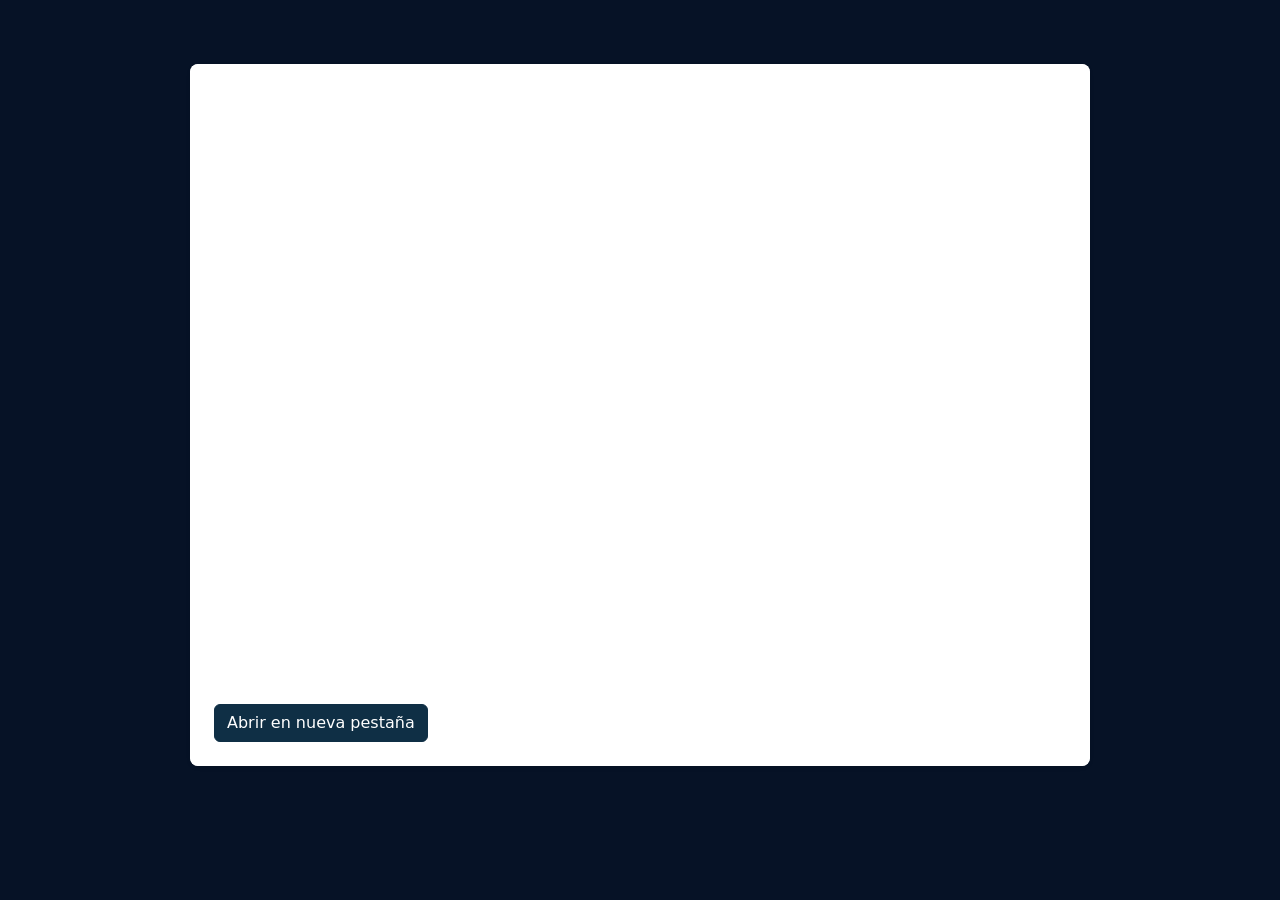
<file: content4.html>
<!DOCTYPE html>
<html lang="es">
<head>
    <meta charset="UTF-8">
    <meta name="viewport" content="width=device-width, initial-scale=1.0">
    <title>Descargar - CV Diana Jiménez</title>
    <link href="https://cdn.jsdelivr.net/npm/bootstrap@5.3.3/dist/css/bootstrap.min.css" rel="stylesheet">
    <link rel="stylesheet" href="CSS/styles.css">
</head>
<body class="cover-letter-page">
    <main class="container">
        <article class="mx-auto" style="max-width:900px;">
            <div class="card shadow-sm border-0 rounded-3 overflow-hidden">
                <div class="card-body p-4 bg-white rounded-3">
                    

                    <div class="mb-3" style="height:600px;">
                        <!-- Intentamos incrustar el PDF; si el navegador no lo soporta, el enlace de descarga seguirá disponible -->
                        <iframe src="Document/Curriculum_Vitae_Diana_Jiménez.pdf" title="CV Diana Jiménez" class="w-100 h-100" style="border:0;"></iframe>
                    </div>

                    <div class="d-flex justify-content-between align-items-center">
                        <a class="btn btn-primary" href="Document/Curriculum_Vitae_Diana_Jiménez.pdf" target="_blank">Abrir en nueva pestaña</a>
                    </div>
                </div>
            </div>
        </article>
    </main>

    <script>
        // Notificar altura al padre
        function sendHeight() {
            try {
                var body = document.body, html = document.documentElement;
                var height = Math.max(body.scrollHeight, body.offsetHeight, html.clientHeight, html.scrollHeight, html.offsetHeight);
                parent.postMessage({ type: 'contentHeight', height: height }, '*');
            } catch (e) {}
        }
        window.addEventListener('load', sendHeight);
        window.addEventListener('resize', sendHeight);
        setTimeout(sendHeight, 300);
    </script>
</body>
</html>
</file>
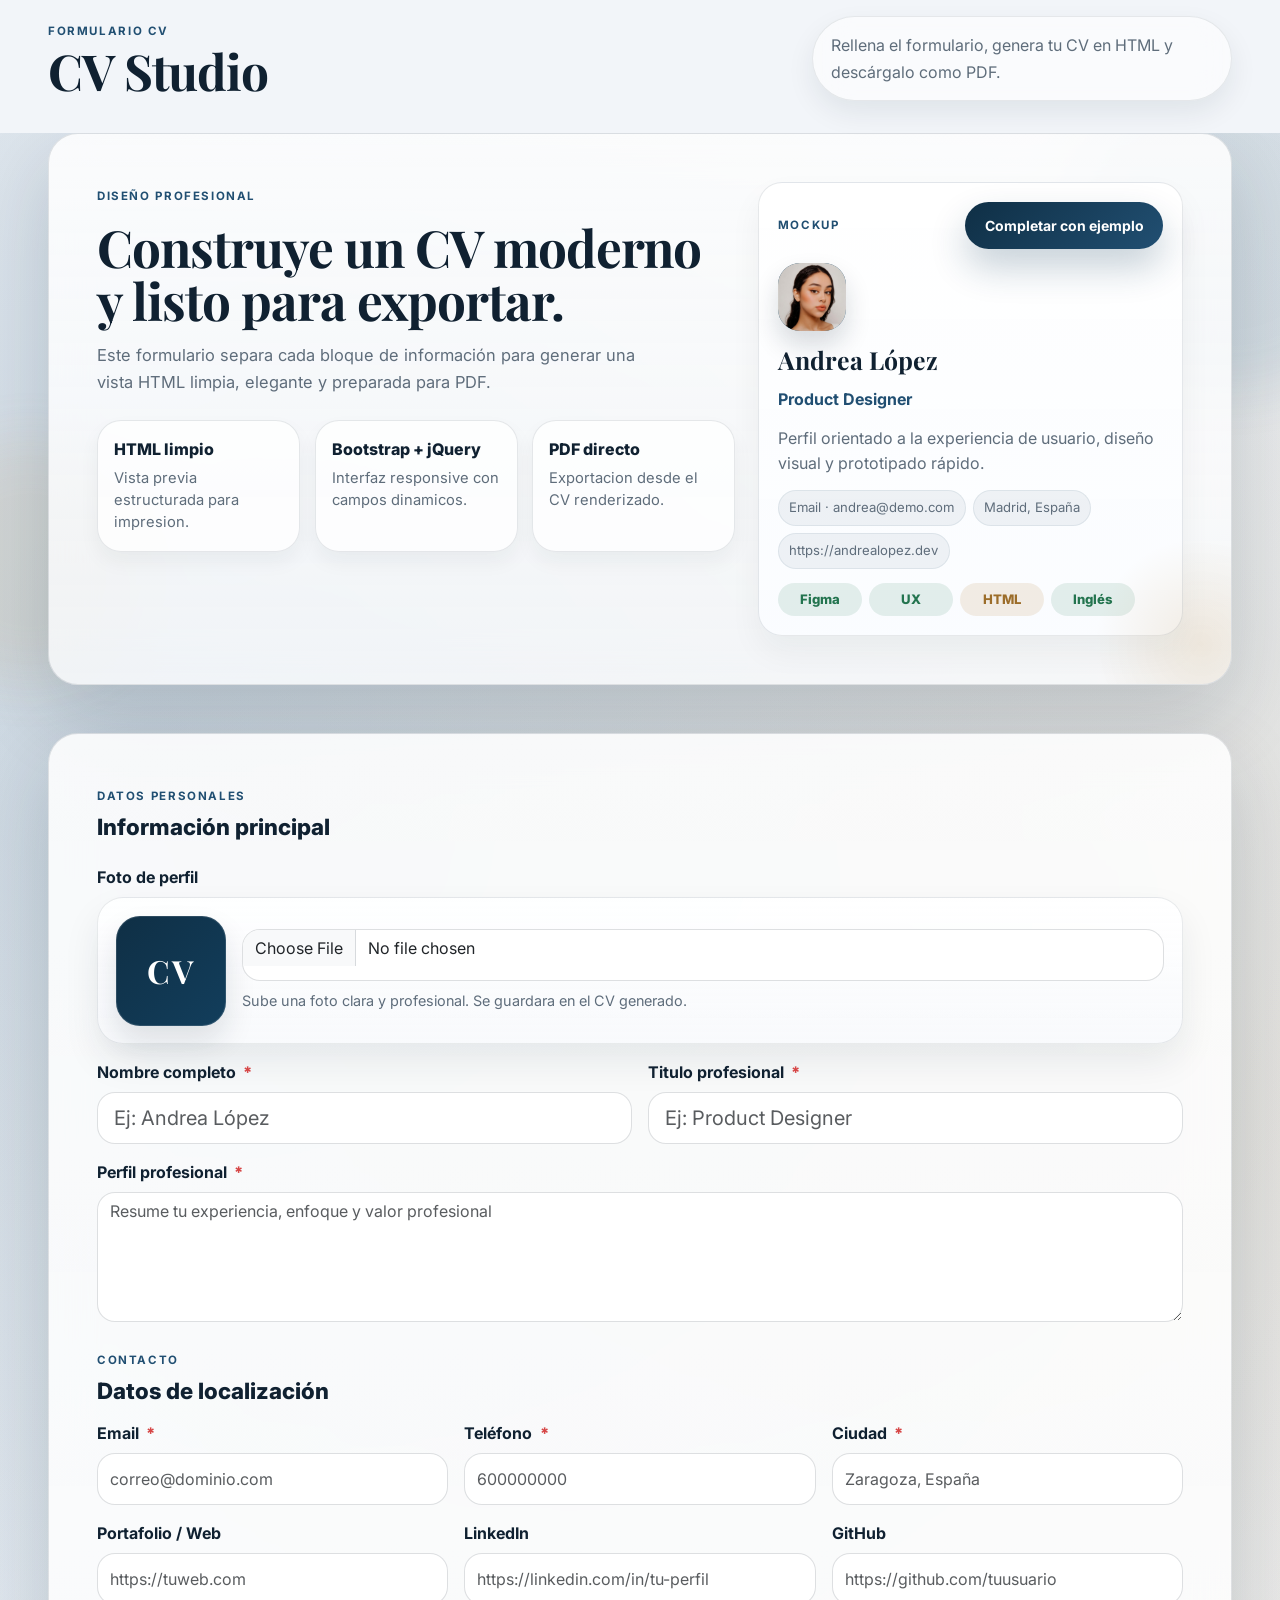
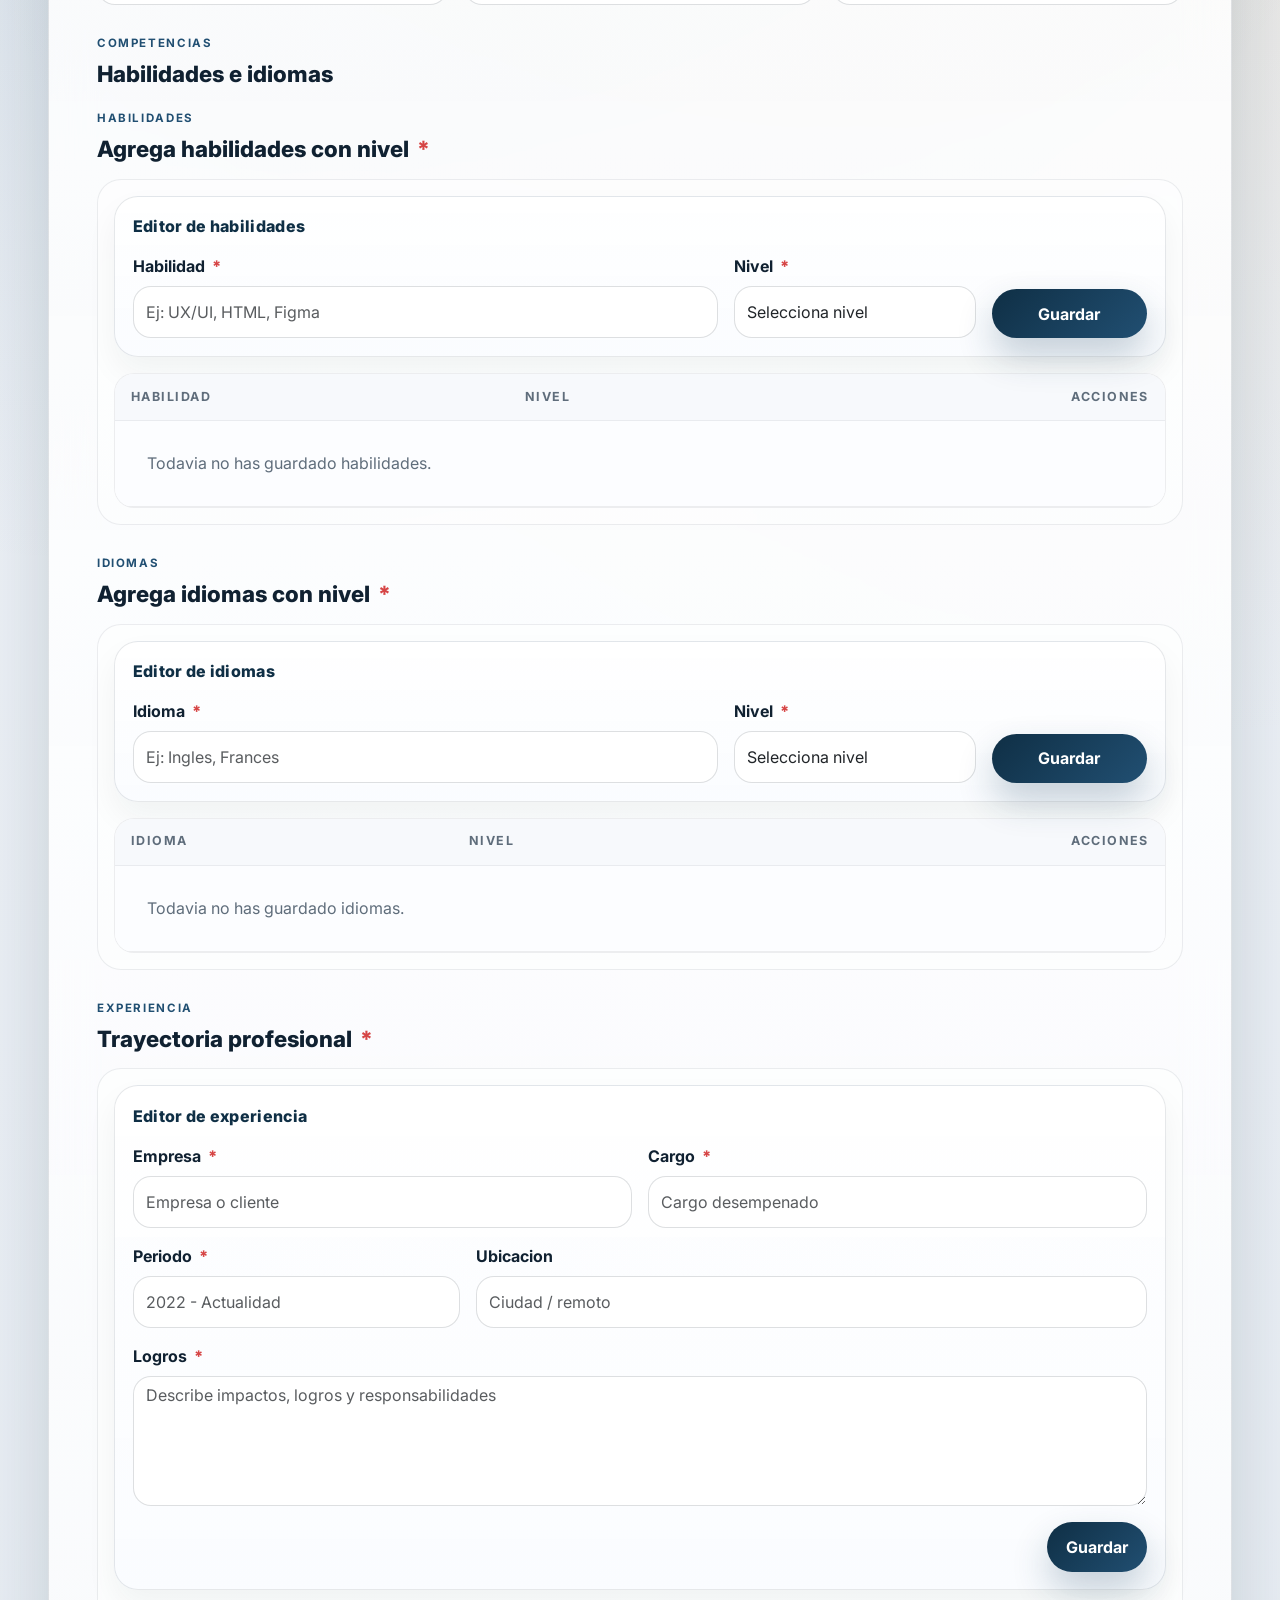
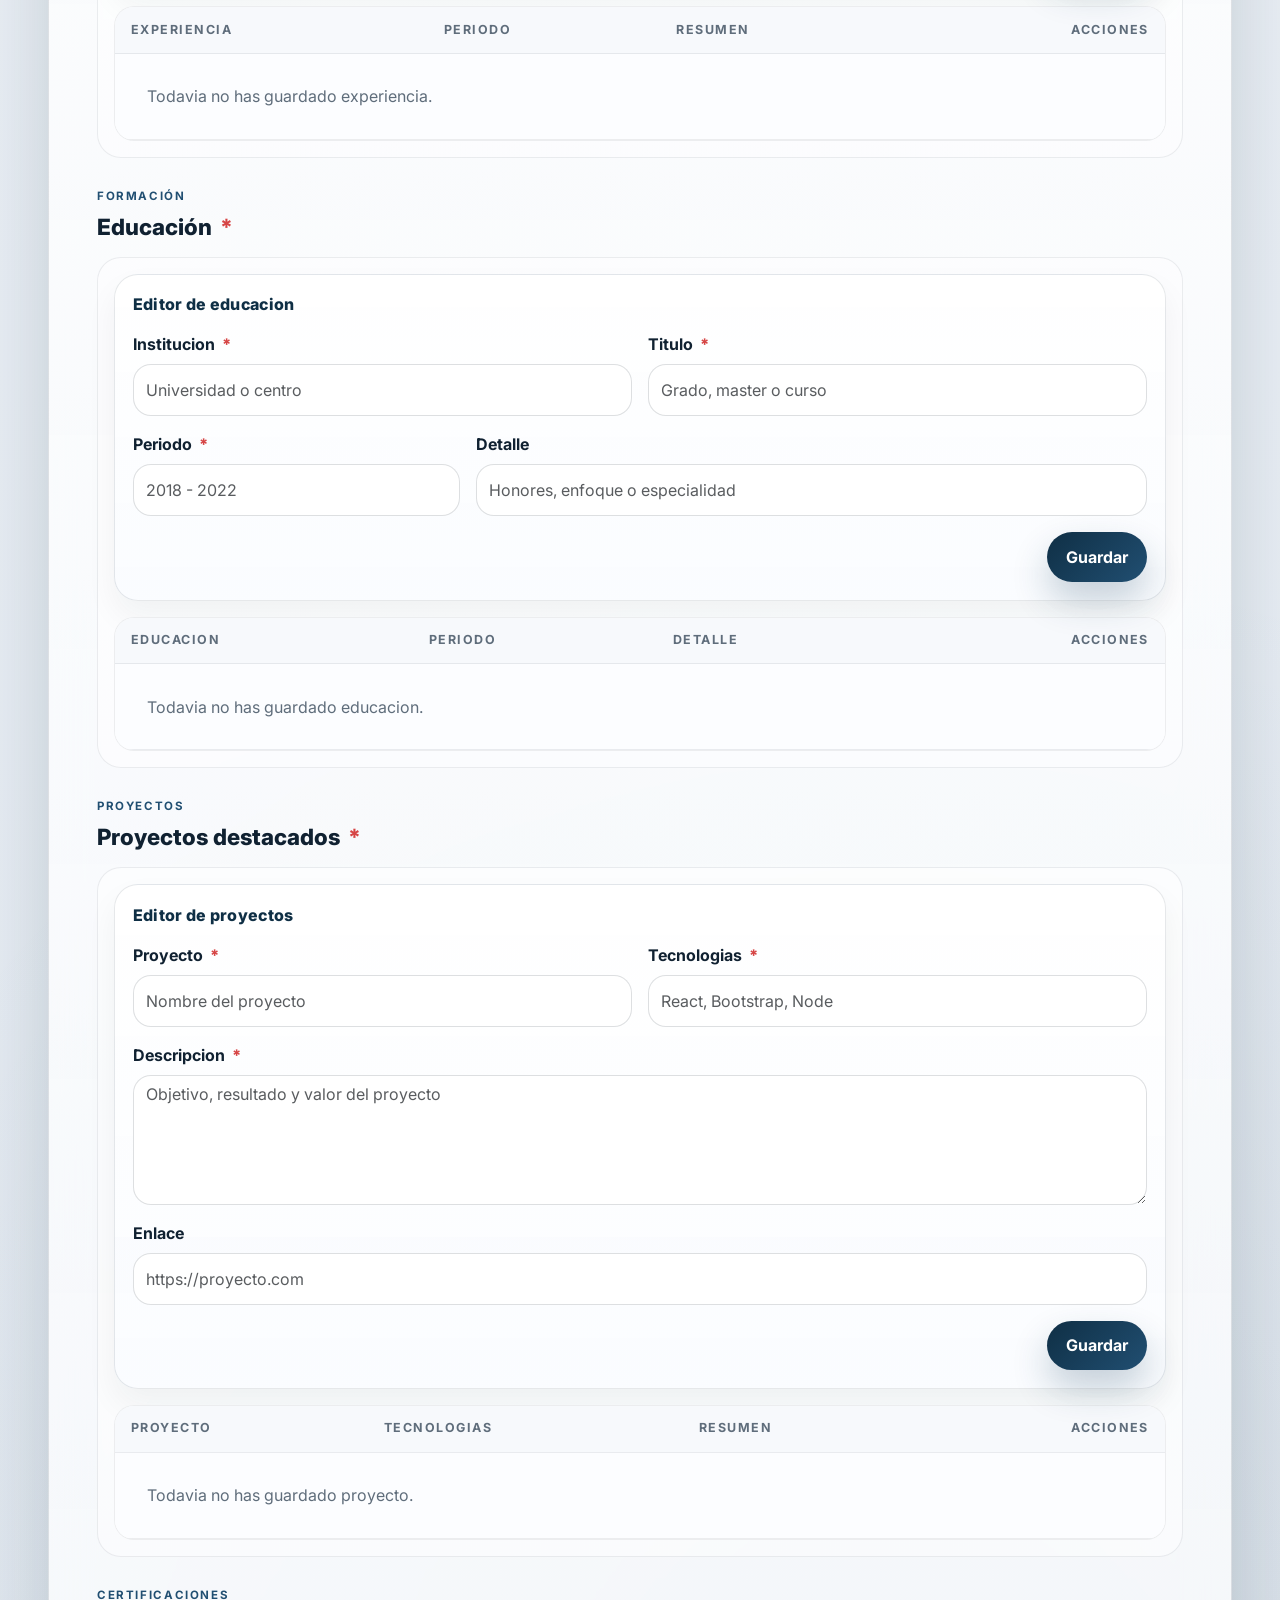
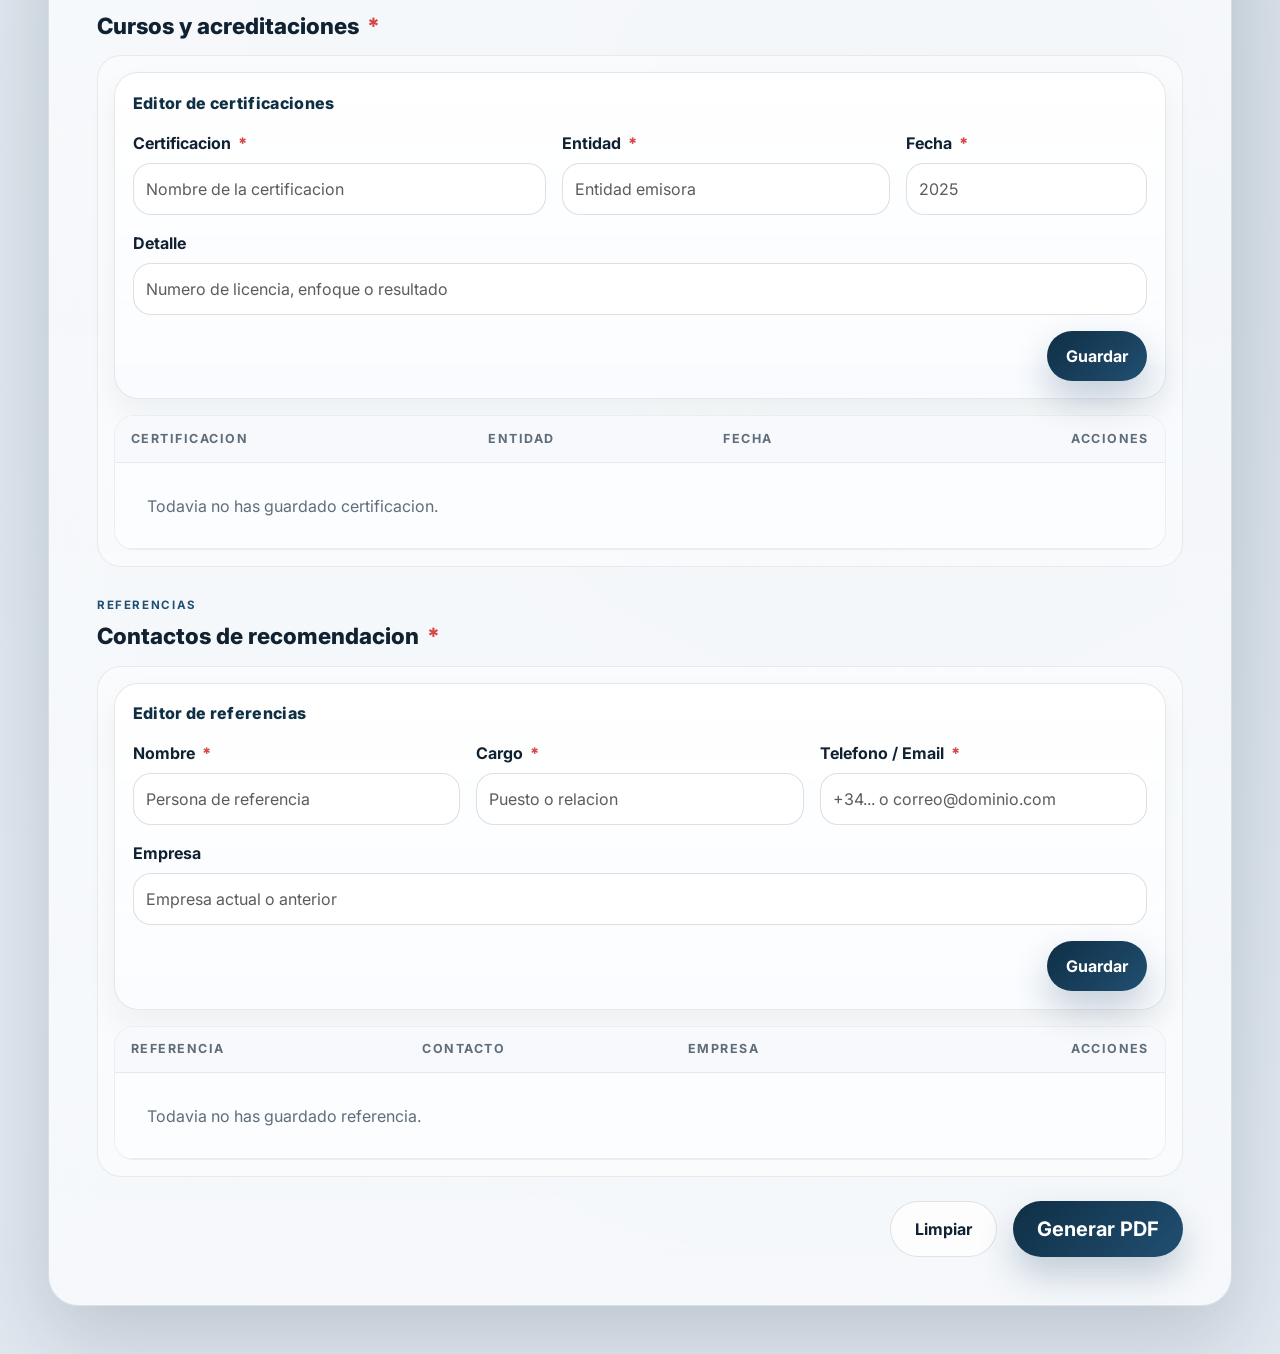
<file: APIFormularioToCVPDF/CVFormulario.html>
<!DOCTYPE html>
<html lang="es">
<head>
  <meta charset="UTF-8">
  <meta name="viewport" content="width=device-width, initial-scale=1.0">
  <title>CV Studio | Formulario</title>
  <link rel="preconnect" href="https://fonts.googleapis.com">
  <link rel="preconnect" href="https://fonts.gstatic.com" crossorigin>
  <link href="https://fonts.googleapis.com/css2?family=Playfair+Display:wght@600;700&family=Inter:wght@400;500;600;700;800&display=swap" rel="stylesheet">
  <link href="https://cdn.jsdelivr.net/npm/bootstrap@5.3.3/dist/css/bootstrap.min.css" rel="stylesheet">
  <link rel="stylesheet" href="css/stylesCV.css">
</head>
<body class="app-shell">
  <div class="background-orb orb-one"></div>
  <div class="background-orb orb-two"></div>

  <header class="topbar">
    <div class="container-fluid px-4 px-lg-5 py-3">
      <div class="d-flex align-items-center justify-content-between flex-wrap gap-3">
        <div>
          <span class="eyebrow">Formulario CV</span>
          <h1 class="site-title mb-0">CV Studio</h1>
        </div>
        <div class="topbar-note">
          Rellena el formulario, genera tu CV en HTML y descárgalo como PDF.
        </div>
      </div>
    </div>
  </header>

  <main class="container-fluid px-4 px-lg-5 pb-5">
    <div class="page-stack d-grid gap-4 gap-lg-5">
      <section class="hero-card card-panel p-4 p-lg-5">
        <div class="hero-grid">
          <div>
            <span class="section-badge mb-3">Diseño profesional</span>
            <h2 class="hero-title">Construye un CV moderno y listo para exportar.</h2>
            <p class="hero-text">
              Este formulario separa cada bloque de información para generar una vista HTML limpia, elegante y preparada para PDF.
            </p>
            <div class="feature-grid mt-4">
              <div class="feature-item">
                <strong>HTML limpio</strong>
                <span>Vista previa estructurada para impresion.</span>
              </div>
              <div class="feature-item">
                <strong>Bootstrap + jQuery</strong>
                <span>Interfaz responsive con campos dinamicos.</span>
              </div>
              <div class="feature-item">
                <strong>PDF directo</strong>
                <span>Exportacion desde el CV renderizado.</span>
              </div>
            </div>
          </div>

          <div class="hero-mockup card-panel-soft">
            <div class="hero-mockup-header">
              <span class="section-badge">Mockup</span>
              <button type="button" id="fillDemoData" class="btn btn-primary btn-sm">Completar con ejemplo</button>
            </div>
            <div class="mockup-avatar">
              <img id="mockupAvatarImg" src="../Document/Andrea_CV_Prueba.jpg" alt="Foto de perfil" />
            </div>
            <div class="mockup-name">Andrea López</div>
            <div class="mockup-role">Product Designer</div>
            <div class="mockup-summary">
              Perfil orientado a la experiencia de usuario, diseño visual y prototipado rápido.
            </div>
            <div class="mockup-list">
              <span>Email · andrea@demo.com</span>
              <span>Madrid, España</span>
              <span>https://andrealopez.dev</span>
            </div>
            <div class="mockup-tags">
              <span class="level-chip level-alto">Figma</span>
              <span class="level-chip level-alto">UX</span>
              <span class="level-chip level-medio">HTML</span>
              <span class="level-chip level-alto">Inglés</span>
            </div>
          </div>
        </div>
      </section>

      <section class="card-panel p-4 p-lg-5">
        <form id="cvForm" autocomplete="on" novalidate>
          <div class="section-head mb-4">
            <div>
              <span class="section-badge">Datos personales</span>
              <h3 class="section-title mt-2">Información principal</h3>
            </div>
          </div>

          <div class="row g-3 mb-4">
            <div class="col-12">
              <label class="form-label" for="profilePhoto">Foto de perfil</label>
              <div class="photo-upload-panel">
                <div class="photo-preview" id="photoPreview"><span>CV</span></div>
                <div class="photo-upload-content">
                  <input id="profilePhoto" name="profilePhoto" type="file" class="form-control" accept="image/*">
                  <div class="form-help">Sube una foto clara y profesional. Se guardara en el CV generado.</div>
                </div>
              </div>
            </div>
            <div class="col-md-6">
              <label class="form-label" for="fullName">Nombre completo <span class="required-mark" aria-hidden="true">*</span></label>
              <input id="fullName" name="fullName" type="text" class="form-control form-control-lg" placeholder="Ej: Andrea López" required>
              <div class="invalid-feedback">El nombre completo es obligatorio.</div>
            </div>
            <div class="col-md-6">
              <label class="form-label" for="jobTitle">Titulo profesional <span class="required-mark" aria-hidden="true">*</span></label>
              <input id="jobTitle" name="jobTitle" type="text" class="form-control form-control-lg" placeholder="Ej: Product Designer" required>
              <div class="invalid-feedback">El título profesional es obligatorio.</div>
            </div>
            <div class="col-12">
              <label class="form-label" for="summary">Perfil profesional <span class="required-mark" aria-hidden="true">*</span></label>
              <textarea id="summary" name="summary" class="form-control" rows="4" placeholder="Resume tu experiencia, enfoque y valor profesional" required></textarea>
              <div class="invalid-feedback">El perfil profesional es obligatorio.</div>
            </div>
          </div>

          <div class="section-head mb-3">
            <div>
              <span class="section-badge">Contacto</span>
              <h3 class="section-title mt-2">Datos de localización</h3>
            </div>
          </div>

          <div class="row g-3 mb-4">
            <div class="col-md-6 col-lg-4">
              <label class="form-label" for="email">Email <span class="required-mark" aria-hidden="true">*</span></label>
              <input id="email" name="email" type="email" class="form-control" placeholder="correo@dominio.com" required>
              <div class="invalid-feedback">Introduce un correo electrónico válido.</div>
            </div>
            <div class="col-md-6 col-lg-4">
              <label class="form-label" for="phone">Teléfono <span class="required-mark" aria-hidden="true">*</span></label>
              <input id="phone" name="phone" type="tel" class="form-control" placeholder="600000000" inputmode="numeric" pattern="[0-9]+" required>
              <div class="invalid-feedback">El teléfono es obligatorio y solo puede contener números.</div>
            </div>
            <div class="col-md-6 col-lg-4">
              <label class="form-label" for="location">Ciudad <span class="required-mark" aria-hidden="true">*</span></label>
              <input id="location" name="location" type="text" class="form-control" placeholder="Zaragoza, España" required>
              <div class="invalid-feedback">La ciudad es obligatoria.</div>
            </div>
            <div class="col-md-6 col-lg-4">
              <label class="form-label" for="website">Portafolio / Web</label>
              <input id="website" name="website" type="url" class="form-control" placeholder="https://tuweb.com">
              <div class="invalid-feedback">Introduce una web válida que empiece por https://.</div>
            </div>
            <div class="col-md-6 col-lg-4">
              <label class="form-label" for="linkedin">LinkedIn</label>
              <input id="linkedin" name="linkedin" type="url" class="form-control" placeholder="https://linkedin.com/in/tu-perfil" pattern="https://.*">
              <div class="invalid-feedback">Introduce un enlace válido que empiece por https://.</div>
            </div>
            <div class="col-md-6 col-lg-4">
              <label class="form-label" for="github">GitHub</label>
              <input id="github" name="github" type="url" class="form-control" placeholder="https://github.com/tuusuario" pattern="https://.*">
              <div class="invalid-feedback">Introduce un enlace valido que empiece por https://.</div>
            </div>
          </div>

          <div class="section-head mb-3">
            <div>
              <span class="section-badge">Competencias</span>
              <h3 class="section-title mt-2">Habilidades e idiomas</h3>
            </div>
          </div>

          <div class="section-head mb-3">
            <div>
              <span class="section-badge">Habilidades</span>
              <h3 class="section-title mt-2">Agrega habilidades con nivel <span class="required-mark" aria-hidden="true">*</span></h3>
            </div>
          </div>
          <div class="compact-manager mb-4" id="skillManager">
            <div class="compact-editor card-panel-soft">
              <div class="compact-editor-title">Editor de habilidades</div>
              <div class="row g-3 align-items-end">
                <div class="col-lg-7">
                  <label class="form-label" for="skillName">Habilidad <span class="required-mark" aria-hidden="true">*</span></label>
                  <input id="skillName" type="text" class="form-control" placeholder="Ej: UX/UI, HTML, Figma">
                </div>
                <div class="col-lg-3">
                  <label class="form-label" for="skillLevel">Nivel <span class="required-mark" aria-hidden="true">*</span></label>
                  <select id="skillLevel" class="form-select">
                    <option value="">Selecciona nivel</option>
                    <option value="Bajo">Bajo</option>
                    <option value="Medio">Medio</option>
                    <option value="Alto">Alto</option>
                  </select>
                </div>
                <div class="col-lg-2 d-grid">
                  <button type="button" class="btn btn-primary" id="saveSkill">Guardar</button>
                </div>
              </div>
              <div class="invalid-feedback d-block d-none" id="skillFormError">Completa habilidad y nivel antes de guardar.</div>
            </div>
            <div class="table-responsive compact-table-wrap mt-3">
              <table class="table compact-table mb-0">
                <thead>
                  <tr>
                    <th>Habilidad</th>
                    <th>Nivel</th>
                    <th class="text-end">Acciones</th>
                  </tr>
                </thead>
                <tbody id="skillTableBody"></tbody>
              </table>
            </div>
          </div>

          <div class="section-head mb-3">
            <div>
              <span class="section-badge">Idiomas</span>
              <h3 class="section-title mt-2">Agrega idiomas con nivel <span class="required-mark" aria-hidden="true">*</span></h3>
            </div>
          </div>
          <div class="compact-manager mb-4" id="languageManager">
            <div class="compact-editor card-panel-soft">
              <div class="compact-editor-title">Editor de idiomas</div>
              <div class="row g-3 align-items-end">
                <div class="col-lg-7">
                  <label class="form-label" for="languageName">Idioma <span class="required-mark" aria-hidden="true">*</span></label>
                  <input id="languageName" type="text" class="form-control" placeholder="Ej: Ingles, Frances">
                </div>
                <div class="col-lg-3">
                  <label class="form-label" for="languageLevel">Nivel <span class="required-mark" aria-hidden="true">*</span></label>
                  <select id="languageLevel" class="form-select">
                    <option value="">Selecciona nivel</option>
                    <option value="Bajo">Bajo</option>
                    <option value="Medio">Medio</option>
                    <option value="Alto">Alto</option>
                  </select>
                </div>
                <div class="col-lg-2 d-grid">
                  <button type="button" class="btn btn-primary" id="saveLanguage">Guardar</button>
                </div>
              </div>
              <div class="invalid-feedback d-block d-none" id="languageFormError">Completa idioma y nivel antes de guardar.</div>
            </div>
            <div class="table-responsive compact-table-wrap mt-3">
              <table class="table compact-table mb-0">
                <thead>
                  <tr>
                    <th>Idioma</th>
                    <th>Nivel</th>
                    <th class="text-end">Acciones</th>
                  </tr>
                </thead>
                <tbody id="languageTableBody"></tbody>
              </table>
            </div>
          </div>

          <div class="section-head mb-3">
            <div>
              <span class="section-badge">Experiencia</span>
              <h3 class="section-title mt-2">Trayectoria profesional <span class="required-mark" aria-hidden="true">*</span></h3>
            </div>
          </div>
          <div class="compact-manager mb-4" id="experienceManager">
            <div class="compact-editor card-panel-soft">
              <div class="compact-editor-title">Editor de experiencia</div>
              <div class="row g-3">
                <div class="col-md-6">
                  <label class="form-label" for="experienceCompany">Empresa <span class="required-mark" aria-hidden="true">*</span></label>
                  <input id="experienceCompany" type="text" class="form-control" placeholder="Empresa o cliente">
                </div>
                <div class="col-md-6">
                  <label class="form-label" for="experienceRole">Cargo <span class="required-mark" aria-hidden="true">*</span></label>
                  <input id="experienceRole" type="text" class="form-control" placeholder="Cargo desempenado">
                </div>
                <div class="col-md-4">
                  <label class="form-label" for="experiencePeriod">Periodo <span class="required-mark" aria-hidden="true">*</span></label>
                  <input id="experiencePeriod" type="text" class="form-control" placeholder="2022 - Actualidad">
                </div>
                <div class="col-md-8">
                  <label class="form-label" for="experienceLocation">Ubicacion</label>
                  <input id="experienceLocation" type="text" class="form-control" placeholder="Ciudad / remoto">
                </div>
                <div class="col-12">
                  <label class="form-label" for="experienceAchievements">Logros <span class="required-mark" aria-hidden="true">*</span></label>
                  <textarea id="experienceAchievements" class="form-control" rows="3" placeholder="Describe impactos, logros y responsabilidades"></textarea>
                </div>
                <div class="col-12 d-flex justify-content-end">
                  <button type="button" class="btn btn-primary" id="saveExperience">Guardar</button>
                </div>
              </div>
              <div class="invalid-feedback d-block d-none" id="experienceFormError">Completa los campos obligatorios antes de guardar.</div>
            </div>
            <div class="table-responsive compact-table-wrap mt-3">
              <table class="table compact-table mb-0">
                <thead>
                  <tr>
                    <th>Experiencia</th>
                    <th>Periodo</th>
                    <th>Resumen</th>
                    <th class="text-end">Acciones</th>
                  </tr>
                </thead>
                <tbody id="experienceTableBody"></tbody>
              </table>
            </div>
          </div>

          <div class="section-head mb-3">
            <div>
              <span class="section-badge">Formación</span>
              <h3 class="section-title mt-2">Educación <span class="required-mark" aria-hidden="true">*</span></h3>
            </div>
          </div>
          <div class="compact-manager mb-4" id="educationManager">
            <div class="compact-editor card-panel-soft">
              <div class="compact-editor-title">Editor de educacion</div>
              <div class="row g-3">
                <div class="col-md-6">
                  <label class="form-label" for="educationInstitution">Institucion <span class="required-mark" aria-hidden="true">*</span></label>
                  <input id="educationInstitution" type="text" class="form-control" placeholder="Universidad o centro">
                </div>
                <div class="col-md-6">
                  <label class="form-label" for="educationDegree">Titulo <span class="required-mark" aria-hidden="true">*</span></label>
                  <input id="educationDegree" type="text" class="form-control" placeholder="Grado, master o curso">
                </div>
                <div class="col-md-4">
                  <label class="form-label" for="educationPeriod">Periodo <span class="required-mark" aria-hidden="true">*</span></label>
                  <input id="educationPeriod" type="text" class="form-control" placeholder="2018 - 2022">
                </div>
                <div class="col-md-8">
                  <label class="form-label" for="educationDetails">Detalle</label>
                  <input id="educationDetails" type="text" class="form-control" placeholder="Honores, enfoque o especialidad">
                </div>
                <div class="col-12 d-flex justify-content-end">
                  <button type="button" class="btn btn-primary" id="saveEducation">Guardar</button>
                </div>
              </div>
              <div class="invalid-feedback d-block d-none" id="educationFormError">Completa los campos obligatorios antes de guardar.</div>
            </div>
            <div class="table-responsive compact-table-wrap mt-3">
              <table class="table compact-table mb-0">
                <thead>
                  <tr>
                    <th>Educacion</th>
                    <th>Periodo</th>
                    <th>Detalle</th>
                    <th class="text-end">Acciones</th>
                  </tr>
                </thead>
                <tbody id="educationTableBody"></tbody>
              </table>
            </div>
          </div>

          <div class="section-head mb-3">
            <div>
              <span class="section-badge">Proyectos</span>
              <h3 class="section-title mt-2">Proyectos destacados <span class="required-mark" aria-hidden="true">*</span></h3>
            </div>
          </div>
          <div class="compact-manager mb-4" id="projectManager">
            <div class="compact-editor card-panel-soft">
              <div class="compact-editor-title">Editor de proyectos</div>
              <div class="row g-3">
                <div class="col-md-6">
                  <label class="form-label" for="projectName">Proyecto <span class="required-mark" aria-hidden="true">*</span></label>
                  <input id="projectName" type="text" class="form-control" placeholder="Nombre del proyecto">
                </div>
                <div class="col-md-6">
                  <label class="form-label" for="projectTech">Tecnologias <span class="required-mark" aria-hidden="true">*</span></label>
                  <input id="projectTech" type="text" class="form-control" placeholder="React, Bootstrap, Node">
                </div>
                <div class="col-12">
                  <label class="form-label" for="projectDescription">Descripcion <span class="required-mark" aria-hidden="true">*</span></label>
                  <textarea id="projectDescription" class="form-control" rows="3" placeholder="Objetivo, resultado y valor del proyecto"></textarea>
                </div>
                <div class="col-12">
                  <label class="form-label" for="projectLink">Enlace</label>
                  <input id="projectLink" type="url" class="form-control" placeholder="https://proyecto.com">
                </div>
                <div class="col-12 d-flex justify-content-end">
                  <button type="button" class="btn btn-primary" id="saveProject">Guardar</button>
                </div>
              </div>
              <div class="invalid-feedback d-block d-none" id="projectFormError">Completa los campos obligatorios antes de guardar.</div>
            </div>
            <div class="table-responsive compact-table-wrap mt-3">
              <table class="table compact-table mb-0">
                <thead>
                  <tr>
                    <th>Proyecto</th>
                    <th>Tecnologias</th>
                    <th>Resumen</th>
                    <th class="text-end">Acciones</th>
                  </tr>
                </thead>
                <tbody id="projectTableBody"></tbody>
              </table>
            </div>
          </div>

          <div class="section-head mb-3">
            <div>
              <span class="section-badge">Certificaciones</span>
              <h3 class="section-title mt-2">Cursos y acreditaciones <span class="required-mark" aria-hidden="true">*</span></h3>
            </div>
          </div>
          <div class="compact-manager mb-4" id="certificationManager">
            <div class="compact-editor card-panel-soft">
              <div class="compact-editor-title">Editor de certificaciones</div>
              <div class="row g-3">
                <div class="col-md-5">
                  <label class="form-label" for="certificationName">Certificacion <span class="required-mark" aria-hidden="true">*</span></label>
                  <input id="certificationName" type="text" class="form-control" placeholder="Nombre de la certificacion">
                </div>
                <div class="col-md-4">
                  <label class="form-label" for="certificationIssuer">Entidad <span class="required-mark" aria-hidden="true">*</span></label>
                  <input id="certificationIssuer" type="text" class="form-control" placeholder="Entidad emisora">
                </div>
                <div class="col-md-3">
                  <label class="form-label" for="certificationDate">Fecha <span class="required-mark" aria-hidden="true">*</span></label>
                  <input id="certificationDate" type="text" class="form-control" placeholder="2025">
                </div>
                <div class="col-12">
                  <label class="form-label" for="certificationDetails">Detalle</label>
                  <input id="certificationDetails" type="text" class="form-control" placeholder="Numero de licencia, enfoque o resultado">
                </div>
                <div class="col-12 d-flex justify-content-end">
                  <button type="button" class="btn btn-primary" id="saveCertification">Guardar</button>
                </div>
              </div>
              <div class="invalid-feedback d-block d-none" id="certificationFormError">Completa los campos obligatorios antes de guardar.</div>
            </div>
            <div class="table-responsive compact-table-wrap mt-3">
              <table class="table compact-table mb-0">
                <thead>
                  <tr>
                    <th>Certificacion</th>
                    <th>Entidad</th>
                    <th>Fecha</th>
                    <th class="text-end">Acciones</th>
                  </tr>
                </thead>
                <tbody id="certificationTableBody"></tbody>
              </table>
            </div>
          </div>

          <div class="section-head mb-3">
            <div>
              <span class="section-badge">Referencias</span>
              <h3 class="section-title mt-2">Contactos de recomendacion <span class="required-mark" aria-hidden="true">*</span></h3>
            </div>
          </div>
          <div class="compact-manager mb-4" id="referenceManager">
            <div class="compact-editor card-panel-soft">
              <div class="compact-editor-title">Editor de referencias</div>
              <div class="row g-3">
                <div class="col-md-4">
                  <label class="form-label" for="referenceName">Nombre <span class="required-mark" aria-hidden="true">*</span></label>
                  <input id="referenceName" type="text" class="form-control" placeholder="Persona de referencia">
                </div>
                <div class="col-md-4">
                  <label class="form-label" for="referenceRole">Cargo <span class="required-mark" aria-hidden="true">*</span></label>
                  <input id="referenceRole" type="text" class="form-control" placeholder="Puesto o relacion">
                </div>
                <div class="col-md-4">
                  <label class="form-label" for="referenceContact">Telefono / Email <span class="required-mark" aria-hidden="true">*</span></label>
                  <input id="referenceContact" type="text" class="form-control" placeholder="+34... o correo@dominio.com">
                </div>
                <div class="col-12">
                  <label class="form-label" for="referenceCompany">Empresa</label>
                  <input id="referenceCompany" type="text" class="form-control" placeholder="Empresa actual o anterior">
                </div>
                <div class="col-12 d-flex justify-content-end">
                  <button type="button" class="btn btn-primary" id="saveReference">Guardar</button>
                </div>
              </div>
              <div class="invalid-feedback d-block d-none" id="referenceFormError">Completa los campos obligatorios antes de guardar.</div>
            </div>
            <div class="table-responsive compact-table-wrap mt-3">
              <table class="table compact-table mb-0">
                <thead>
                  <tr>
                    <th>Referencia</th>
                    <th>Contacto</th>
                    <th>Empresa</th>
                    <th class="text-end">Acciones</th>
                  </tr>
                </thead>
                <tbody id="referenceTableBody"></tbody>
              </table>
            </div>
          </div>

          <div class="d-flex flex-column flex-md-row gap-3 justify-content-end mt-4">
            <button type="reset" class="btn btn-ghost px-4">Limpiar</button>
            <button type="submit" class="btn btn-primary btn-lg px-4">Generar PDF</button>
          </div>
        </form>
      </section>
    </div>
  </main>

  <script src="https://cdn.jsdelivr.net/npm/jquery@3.7.1/dist/jquery.min.js"></script>
  <script src="https://cdn.jsdelivr.net/npm/bootstrap@5.3.3/dist/js/bootstrap.bundle.min.js"></script>
  <script src="js/form.js"></script>
</body>
</html>
</file>
<file: CSS/styles.css>
/* Fondo del encabezado */
.header-bg {
    background: url('../IMG/bg-circuito.jpg') no-repeat center center;
    background-size: cover;
    
    position: relative;
    z-index: 1;
}

.header-bg::after {
    content: "";
    position: absolute;
    inset: 0;
    background-color: rgba(0, 0, 0, 0.2);
    z-index: -1;
}

/* Sección destacada */
.section-header {
    font-size: 1.2rem;
    border-left: none;
    border-radius: 0 8px 8px 0;
    box-shadow: 2px 2px 8px rgba(0,0,0,0.08);
}

/* Imagen de perfil */
img.rounded-circle {
    width: 150px;
    height: 150px;
    object-fit: cover;
}

.perfil-grande {
    width: 220px !important;
    height: 220px !important;
    object-fit: cover;
}

.perfil-xl {
    width: 260px !important;
    height: 260px !important;
    object-fit: cover;
    box-shadow: 0 0 0 6px #ffc107;
}

/* Íconos */
.icon-img {
    width: 40px;       /* tamaño pequeño */
    height: 40px;
    object-fit: contain;
    transition: filter 0.3s ease;
    filter: sepia(1) saturate(500%) hue-rotate(190deg); /* tono azul */
}

.icon-img:hover {
      filter: invert(55%) sepia(100%) saturate(500%) hue-rotate(185deg) brightness(1.3); transform: scale(1.1); /* efecto azul claro al pasar el ratón */
}

.icons-right {
    display: flex;
    justify-content: flex-end; /* alinea los iconos a la derecha */
    gap: 1rem;                 /* espacio entre ellos */
    align-items: center;
}

/* links superiores */
.top-link {
    color: #fff;
    text-decoration: underline;
    text-decoration-color: #fff;
    font-weight: 500;
    background: none;
    border: none;
    padding-bottom: 4px;
    font-size: 1.08rem;
    transition: color 0.2s, text-decoration-color 0.2s;
    text-underline-offset: 8px;
    margin-right: 1.2rem;
}

.top-link:last-child {
    margin-right: 0;
}

.top-link:hover {
    color: #ffc107 !important;           /* texto en amarillo */
    text-decoration-color: #ffc107;      /* subrayado en amarillo */
}

.info-box {
    margin-top: 8px;
    background-color: rgba(255, 255, 255, 0.95);
    padding: 10px 15px;
    border-radius: 8px;
    box-shadow: 0 4px 8px rgba(0, 0, 0, 0.15);
    font-size: 0.95rem;
    color: #333;
    position: absolute;
    z-index: 10;
    width: max-content; /* Ajusta el ancho del contenedor según el contenido */
    text-align: left;
    left: 50%;
    transform: translateX(-50%);
    /* centrado horizontal respecto al icono */
}

.icon-wrapper {
    position: relative;
    
}



/* Columna izquierda */
.seccion-izquierda {
    background-color: #22121d;
    
}

/* Columna derecha */
.seccion-derecha {
    background-color: #f9edcc;
    border-left: 10px solid #101a19;
}

/* Título sección */
.seccion-titulo {
    background: linear-gradient(to right, #ffa500, #fda700);
    padding: 1rem 2rem;
    margin-bottom: 1.5rem;
    margin-left: -50px;
    width: calc(100% + 40px);
    z-index: 2;
    position: relative;
    box-shadow: 0px 2px 4px rgba(0,0,0,0.3);
}

/* Texto de título */
.titulo-naranja {
    font-weight: 800;
    font-size: 2.4rem;
    color: #2a2a2a;
    margin: 0;
}

.seccion-titulo-2 {
    padding: 1rem 2rem;
    margin-bottom: 2.5rem;
    margin-left: -50px;
    width: calc(100% + 40px);
    z-index: 2;
    position: relative;   
}


/* Columnas de formación */
.formacion-columna {
    display: flex;
    flex-direction: column;
    gap: 2rem;
}

/* Fechas */
.formacion-fecha {
    color: white;
    font-weight: bold;
    text-align: right;
   
}


/* Ciudad (dentro de la fecha) */
.formacion-fecha .ciudad {
    font-weight: normal;
    font-size: 0.9em;
}

.formacion-empresa {
    color: white;
    font-weight: bold;
    text-align: right;
   
}


/* Ciudad (dentro de la fecha) */
.formacion-empresa .fecha {
    font-weight: normal;
    font-size: 0.9em;
}


.formacion-extra {
    color: white;
    font-weight: bold;
    text-align: right;
   
}

/* Titulos */
.formacion-titulo {
    color: #2a2a2a;
    font-weight: bold;
}

/* Instituciones */
.institucion {
    display: block;
    font-style: italic;
    font-weight: normal;
}

/* Aficiones */
.seccion-aficiones {
    background-color: #101a19; /* fondo exterior, mismo que el borde izquierdo */
    padding: 3rem 0;
}

.contenedor-aficiones {
    background-color: #f5d46d; /* amarillo claro como en la imagen */
    max-width: 90%;
    margin: 0 auto;
    padding: 2rem;
    text-align: center;
    box-shadow: 0px 2px 8px rgba(0, 0, 0, 0.3);
}

.titulo-aficiones {
    font-size: 2.5rem;
    font-weight: 800;
    margin-bottom: 1rem;
    color: #2a2a2a;
}

.texto-aficiones {
    font-size: 1.1rem;
    color: #2a2a2a;
    line-height: 1.6;
}

/* Enlaces superiores: responsive */
.header-top-links,
.d-flex.header-top-links {
    display: flex;
    flex-wrap: wrap;
    justify-content: flex-end;
    align-items: center;
    gap: 0.5rem;
    row-gap: 0.2rem;
    width: 100%;
}

@media (max-width: 767.98px) {
    .header-top-links,
    .d-flex.header-top-links {
        justify-content: center !important;
        gap: 0.2rem 0.8rem;
        padding: 0.5rem 0 0.2rem 0;
        flex-wrap: wrap;
        width: 100%;
    }
    .top-link {
        font-size: 1rem;
        margin-right: 0.5rem;
        margin-bottom: 0.2rem;
        white-space: nowrap;
    }
    .top-link:last-child {
        margin-right: 0;
    }
    .perfil-xl {
        width: 140px !important;
        height: 140px !important;
    }
    .about-header-overlay,
    .about-header {
        padding: 1rem 0.7rem !important;
        max-width: 98vw;
        font-size: 1rem;
    }
    .seccion-izquierda,
    .seccion-derecha {
        padding: 1rem !important;
        margin: 0 !important;
        border-left: none !important;
    }
    .seccion-titulo,
    .seccion-titulo-2 {
        margin-left: 0 !important;
        width: 100% !important;
        padding: 0.7rem 1rem !important;
        font-size: 1.2rem !important;
    }
    .titulo-naranja,
    .titulo-aficiones {
        font-size: 1.3rem !important;
    }
    .contenedor-aficiones {
        padding: 1rem !important;
        max-width: 100%;
    }
    .formacion-columna {
        gap: 1rem !important;
    }
    .info-box {
        font-size: 0.9rem;
        padding: 8px 8px;
        min-width: 120px;
        max-width: 95vw;
    }
    .icon-img {
        width: 32px;
        height: 32px;
    }
    .icons-right {
        gap: 0.5rem;
    }
}

/* Carta de presentación: wrapper azul marino oscuro alrededor de la tarjeta blanca */
.cover-letter-bg {
    background-color: #061226; /* azul marino oscuro */
    padding: 2.5rem;                /* espacio alrededor de la tarjeta */
    border-radius: 12px;
}
.cover-letter-bg .card {
    background: transparent;
    border: none;
    box-shadow: none;
}
.cover-letter-bg .card-body {
    background-color: #ffffff; /* tarjeta interior blanca */
    color: #2a2a2a;            /* texto oscuro dentro de la tarjeta */
    border-radius: 8px;
    padding: 2rem;
}
.cover-letter-bg .card-body p,
.cover-letter-bg .card-body h3 {
    color: #2a2a2a !important;
}

/* Página completa de carta: fondo azul marino en todo el viewport y tarjeta blanca centrada */
.cover-letter-page {
    background-color: #061226; /* azul marino oscuro */
    min-height: 100vh;
    padding: 4rem 0; /* espacio superior e inferior */
    box-sizing: border-box;
}
.cover-letter-page .container {
    max-width: 1100px;
}
.cover-letter-page .card {
    border-radius: 8px;
}
.cover-letter-page .card-body {
    background-color: #ffffff; /* tarjeta interior blanca */
    color: #2a2a2a;            /* texto oscuro dentro de la tarjeta */
    padding: 2.5rem;
}
.cover-letter-page .card-body p,
.cover-letter-page .card-body h3 {
    color: #2a2a2a !important;
}

.cover-letter-page .card-body .btn-primary {
    background-color: #0f2f45;
    border-color: #0f2f45;
}

.cover-letter-page .card-body .btn-primary:hover {
    background-color: #214f72;
    border-color: #214f72;
}

.cover-letter-page iframe {
    background: #ffffff;
    border-radius: 8px;
}

.about-header,
.about-header-overlay {
    max-width: 920px;
    margin: 0 auto;
    padding: 1.5rem 2rem;
    border-radius: 24px;
    background: rgba(6, 18, 38, 0.68);
    border: 1px solid rgba(255, 255, 255, 0.12);
    box-shadow: 0 18px 40px rgba(0, 0, 0, 0.22);
    backdrop-filter: blur(10px);
}

.about-header h3 {
    font-size: 2rem;
    line-height: 1.1;
}

.about-header-text {
    max-width: 72ch;
    margin-left: auto;
    margin-right: auto;
    line-height: 1.7;
}

.project-card {
    background: #ffffff;
    border: 1px solid rgba(16, 26, 25, 0.08);
    border-radius: 18px;
    padding: 1rem 1.1rem;
    box-shadow: 0 10px 26px rgba(0, 0, 0, 0.08);
}

.project-card img {
    border-radius: 14px;
}

.project-card a {
    color: #0f2f45;
    font-weight: 700;
}

.project-card a:hover {
    color: #fda700;
}

.project-card p,
.project-card .text-muted {
    line-height: 1.6;
}

/* Transición suave al cambiar la altura del iframe principal */
#main-content {
    transition: height 300ms ease;
    will-change: height;
    display: block; /* asegurar comportamiento de bloque */
}
</file>
<file: APIFormularioToCVPDF/css/stylesCV.css>
:root {
  --bg: #f2f5f9;
  --bg-deep: #dfe7ef;
  --ink: #102131;
  --muted: #5f6d7b;
  --panel: rgba(255, 255, 255, 0.78);
  --panel-strong: #ffffff;
  --primary: #0f2f45;
  --primary-2: #214f72;
  --accent: #c7a26a;
  --accent-2: #ead8bc;
  --border: rgba(16, 33, 49, 0.1);
  --shadow: 0 30px 80px rgba(15, 32, 48, 0.16);
  --radius-xl: 30px;
  --radius-lg: 24px;
  --radius-md: 16px;
}

* {
  box-sizing: border-box;
}

html, body {
  min-height: 100%;
}

body {
  margin: 0;
  font-family: 'Inter', sans-serif;
  color: var(--ink);
  background:
    radial-gradient(circle at 12% 12%, rgba(32, 84, 122, 0.18), transparent 26%),
    radial-gradient(circle at 88% 18%, rgba(199, 162, 106, 0.18), transparent 24%),
    radial-gradient(circle at 70% 80%, rgba(16, 49, 74, 0.08), transparent 24%),
    linear-gradient(180deg, var(--bg) 0%, var(--bg-deep) 100%);
}

body::before {
  content: '';
  position: fixed;
  inset: 0;
  pointer-events: none;
  background-image:
    linear-gradient(rgba(255, 255, 255, 0.22) 1px, transparent 1px),
    linear-gradient(90deg, rgba(255, 255, 255, 0.18) 1px, transparent 1px);
  background-size: 72px 72px;
  mask-image: linear-gradient(180deg, rgba(0, 0, 0, 0.24), transparent 88%);
  opacity: 0.45;
}

.app-shell {
  position: relative;
  overflow-x: clip;
}

.page-stack {
  width: 100%;
}

.background-orb {
  position: fixed;
  border-radius: 999px;
  filter: blur(28px);
  opacity: 0.72;
  pointer-events: none;
  z-index: 0;
}

.orb-one {
  width: 320px;
  height: 320px;
  right: -110px;
  top: 70px;
  background: rgba(33, 97, 140, 0.16);
}

.orb-two {
  width: 240px;
  height: 240px;
  left: -90px;
  top: 440px;
  background: rgba(200, 163, 109, 0.2);
}

.card-panel,
.cv-paper {
  position: relative;
  z-index: 1;
}

.topbar {
  position: relative;
  z-index: 100;
}

.topbar {
  padding-bottom: 1rem;
  position: sticky;
  top: 0;
  background: var(--bg);
}

.eyebrow,
.section-badge {
  display: inline-flex;
  align-items: center;
  gap: 0.4rem;
  letter-spacing: 0.14em;
  text-transform: uppercase;
  font-size: 0.72rem;
  font-weight: 700;
  color: var(--primary-2);
}

.site-title,
.hero-title {
  font-family: 'Playfair Display', serif;
  font-weight: 700;
  letter-spacing: -0.02em;
}

.site-title {
  font-size: clamp(2rem, 4vw, 3.1rem);
  color: var(--ink);
}

.topbar .container-fluid {
  border-radius: 0 0 26px 26px;
}

.topbar-note {
  max-width: 420px;
  padding: 0.95rem 1.1rem;
  border: 1px solid rgba(19, 33, 48, 0.09);
  border-radius: 999px;
  background: rgba(255, 255, 255, 0.58);
  color: var(--muted);
  backdrop-filter: blur(18px);
  box-shadow: 0 12px 28px rgba(15, 32, 48, 0.08);
}

.photo-upload-panel {
  display: flex;
  gap: 1rem;
  align-items: center;
  padding: 1.1rem;
  border-radius: 26px;
  background: linear-gradient(180deg, rgba(255, 255, 255, 0.86), rgba(248, 250, 253, 0.78));
  border: 1px solid rgba(19, 33, 48, 0.09);
  box-shadow: 0 18px 36px rgba(15, 32, 48, 0.08);
}

.photo-preview {
  width: 110px;
  height: 110px;
  flex: 0 0 auto;
  border-radius: 24px;
  overflow: hidden;
  display: grid;
  place-items: center;
  background: linear-gradient(135deg, #0f2f45 0%, #123e5c 100%);
  color: #ffffff;
  font-family: 'Playfair Display', serif;
  font-size: 2rem;
  font-weight: 700;
  letter-spacing: 0.06em;
  box-shadow: inset 0 0 0 1px rgba(255, 255, 255, 0.12), 0 16px 30px rgba(15, 32, 48, 0.12);
}

.photo-preview.has-image {
  background: #ffffff;
}

.photo-preview img,
.avatar-photo {
  width: 100%;
  height: 100%;
  object-fit: cover;
}

.photo-upload-content {
  flex: 1;
}

.card-panel {
  background: linear-gradient(180deg, rgba(255, 255, 255, 0.86), rgba(252, 253, 255, 0.76));
  border: 1.5px solid rgba(16, 33, 49, 0.12);
  border-radius: var(--radius-xl);
  box-shadow: var(--shadow);
  backdrop-filter: blur(22px);
  overflow: hidden;
}

.hero-card {
  min-height: 100%;
  position: relative;
}

.hero-grid {
  display: grid;
  grid-template-columns: minmax(0, 1.2fr) minmax(280px, 0.8fr);
  gap: 1.4rem;
  align-items: stretch;
}

.hero-mockup {
  padding: 1.2rem;
  display: grid;
  gap: 0.9rem;
  align-content: start;
}

.hero-mockup-header {
  display: flex;
  align-items: center;
  justify-content: space-between;
  gap: 0.75rem;
}

.mockup-avatar {
  width: 68px;
  height: 68px;
  border-radius: 22px;
  display: grid;
  place-items: center;
  font-family: 'Playfair Display', serif;
  font-size: 1.45rem;
  font-weight: 700;
  color: #ffffff;
  background: linear-gradient(135deg, #123e5c 0%, #1f5b82 100%);
  box-shadow: 0 14px 26px rgba(15, 32, 48, 0.16);
}

/* Ensure an inserted <img> fits the existing avatar box (keeps previous AL size & shape) */
.mockup-avatar {
  overflow: hidden;
}

.mockup-avatar img,
#mockupAvatarImg {
  width: 100%;
  height: 100%;
  object-fit: cover;
  display: block;
}

.mockup-name {
  font-family: 'Playfair Display', serif;
  font-size: 1.55rem;
  font-weight: 700;
  line-height: 1.1;
}

.mockup-role {
  color: var(--primary-2);
  font-weight: 700;
}

.mockup-summary,
.mockup-list {
  color: var(--muted);
  line-height: 1.55;
}

.mockup-list,
.mockup-tags {
  display: flex;
  flex-wrap: wrap;
  gap: 0.45rem;
}

.mockup-list span {
  padding: 0.42rem 0.65rem;
  border-radius: 999px;
  background: rgba(19, 62, 91, 0.06);
  border: 1px solid rgba(19, 62, 91, 0.08);
  font-size: 0.82rem;
}

.hero-card::after {
  content: '';
  position: absolute;
  inset: auto -80px -70px auto;
  width: 220px;
  height: 220px;
  background: radial-gradient(circle, rgba(199, 162, 106, 0.2) 0%, transparent 68%);
  pointer-events: none;
}

.hero-title {
  font-size: clamp(2.2rem, 4vw, 4rem);
  line-height: 1.02;
  margin-bottom: 1rem;
}

.hero-text {
  font-size: 1.03rem;
  max-width: 56ch;
}

.hero-text,
.form-help,
.summary-text,
.topbar-note {
  color: var(--muted);
  line-height: 1.65;
}

.feature-grid {
  display: grid;
  grid-template-columns: repeat(3, minmax(0, 1fr));
  gap: 0.9rem;
}

.feature-item,
.item-card,
.intro-card,
.cv-section,
.cv-sidebar {
  background: rgba(255, 255, 255, 0.74);
  border: 1.5px solid rgba(16, 33, 49, 0.1);
  border-radius: var(--radius-lg);
}

.card-panel-soft {
  background: linear-gradient(180deg, rgba(255, 255, 255, 0.92), rgba(250, 252, 255, 0.94));
  border: 1.5px solid rgba(16, 33, 49, 0.1);
  border-radius: 24px;
  box-shadow: 0 16px 32px rgba(15, 32, 48, 0.05);
}

.feature-item {
  padding: 1rem 1rem 1.1rem;
  box-shadow: 0 10px 20px rgba(15, 32, 48, 0.05);
}

.feature-item strong,
.cv-section-title,
.sidebar-section h3,
.section-title {
  display: block;
  font-weight: 800;
  color: var(--ink);
}

.feature-item span {
  display: block;
  margin-top: 0.35rem;
  font-size: 0.92rem;
  color: var(--muted);
}

.section-head {
  display: flex;
  justify-content: space-between;
  align-items: end;
  gap: 1rem;
  flex-wrap: wrap;
}

.section-title {
  margin: 0;
  font-size: 1.4rem;
}

.form-label {
  font-weight: 700;
  color: var(--ink);
  margin-bottom: 0.5rem;
}

.required-mark {
  color: #d64545;
  margin-left: 0.2rem;
  font-weight: 800;
}

.form-control {
  min-height: 52px;
  border-radius: 18px;
  border-color: rgba(19, 33, 48, 0.14);
  background: rgba(255, 255, 255, 0.96);
  box-shadow: 0 1px 0 rgba(255, 255, 255, 0.9) inset;
  transition: transform 0.18s ease, box-shadow 0.18s ease, border-color 0.18s ease;
}

.form-control:focus {
  border-color: rgba(33, 97, 140, 0.7);
  box-shadow: 0 0 0 0.22rem rgba(33, 97, 140, 0.14);
  transform: translateY(-1px);
}

textarea.form-control {
  min-height: 130px;
}

.form-select {
  min-height: 52px;
  border-radius: 18px;
  border-color: rgba(19, 33, 48, 0.14);
  background: rgba(255, 255, 255, 0.96);
  box-shadow: 0 1px 0 rgba(255, 255, 255, 0.9) inset;
}

.form-select:focus {
  border-color: rgba(33, 97, 140, 0.7);
  box-shadow: 0 0 0 0.22rem rgba(33, 97, 140, 0.14);
}

.form-help {
  margin-top: 0.5rem;
  font-size: 0.9rem;
}

.action-btn,
.btn-ghost,
.btn-primary {
  border-radius: 999px;
  padding: 0.8rem 1.2rem;
  font-weight: 700;
}

.action-btn {
  background: linear-gradient(135deg, var(--accent) 0%, #b98d53 100%);
  color: #ffffff !important;
  border: 1px solid rgba(185, 141, 83, 0.95) !important;
  box-shadow: 0 14px 28px rgba(185, 141, 83, 0.22);
  min-width: 168px;
  white-space: nowrap;
}

.action-btn:hover,
.action-btn:focus {
  background: linear-gradient(135deg, #b58447 0%, #9f7137 100%);
  color: #ffffff !important;
  transform: translateY(-1px);
  box-shadow: 0 16px 30px rgba(185, 141, 83, 0.28);
}

.btn-primary {
  background: linear-gradient(135deg, var(--primary) 0%, var(--primary-2) 100%);
  border: none;
  box-shadow: 0 18px 36px rgba(19, 62, 91, 0.24);
}

.btn-primary:hover,
.btn-primary:focus {
  background: linear-gradient(135deg, #0b2436 0%, #1d567b 100%);
  transform: translateY(-1px);
}

.btn-ghost {
  border: 1px solid rgba(19, 33, 48, 0.12);
  background: rgba(255, 255, 255, 0.68);
  color: var(--ink);
}

.btn-ghost:hover {
  background: rgba(255, 255, 255, 0.92);
  color: var(--ink);
  transform: translateY(-1px);
}

.stack-list {
  display: grid;
  gap: 1rem;
}

.compact-manager {
  padding: 1rem;
  border-radius: 24px;
  background: rgba(255, 255, 255, 0.45);
  border: 1px solid rgba(16, 33, 49, 0.08);
}

.compact-editor {
  padding: 1.1rem;
}

.compact-editor-title {
  display: inline-flex;
  align-items: center;
  margin-bottom: 1rem;
  font-weight: 800;
  color: var(--primary);
  letter-spacing: 0.02em;
}

.compact-table-wrap {
  border-radius: 20px;
  overflow: hidden;
  border: 1px solid rgba(16, 33, 49, 0.08);
  background: #ffffff;
}

.compact-table {
  margin: 0;
}

.compact-table thead th {
  padding: 0.85rem 1rem;
  font-size: 0.78rem;
  text-transform: uppercase;
  letter-spacing: 0.12em;
  color: var(--muted);
  background: #f7f9fc;
  border-bottom: 1px solid rgba(16, 33, 49, 0.08);
}

.compact-table tbody td {
  padding: 0.9rem 1rem;
  vertical-align: middle;
  border-color: rgba(16, 33, 49, 0.08);
}

.compact-cell-title {
  font-weight: 800;
  color: var(--ink);
}

.compact-cell-subtitle {
  margin-top: 0.22rem;
  font-size: 0.87rem;
  color: var(--muted);
  line-height: 1.35;
}

.compact-summary {
  display: block;
  max-width: 36ch;
  color: var(--muted);
  line-height: 1.45;
  font-size: 0.9rem;
}

.level-chip {
  display: inline-flex;
  align-items: center;
  justify-content: center;
  min-width: 84px;
  padding: 0.42rem 0.7rem;
  border-radius: 999px;
  font-weight: 800;
  font-size: 0.82rem;
  background: rgba(33, 79, 114, 0.1);
  color: var(--primary-2);
}

.level-bajo {
  background: rgba(214, 69, 69, 0.12);
  color: #b23d3d;
}

.level-medio {
  background: rgba(199, 162, 106, 0.18);
  color: #9c6d2a;
}

.level-alto {
  background: rgba(46, 126, 89, 0.12);
  color: #23744f;
}

.table-actions {
  display: inline-flex;
  gap: 0.45rem;
  flex-wrap: wrap;
  justify-content: flex-end;
}

.tech-chip-group {
  display: flex;
  gap: 0.35rem;
  flex-wrap: wrap;
}

.table-action-btn {
  min-width: 86px;
  padding: 0.45rem 0.75rem;
  box-shadow: none;
}

.compact-empty-row {
  display: inline-block;
  padding: 0.9rem 0;
}

.empty-row td {
  background: #fcfdff;
}

.item-card {
  position: relative;
  padding: 1.15rem;
  background: linear-gradient(180deg, rgba(255, 255, 255, 0.94), rgba(248, 250, 253, 0.9));
  box-shadow: 0 12px 24px rgba(15, 32, 48, 0.05);
  display: flex;
  flex-direction: column;
}

.item-card::before {
  content: '';
  position: absolute;
  left: 0;
  top: 0;
  width: 100%;
  height: 3px;
  border-radius: 999px 999px 0 0;
  background: linear-gradient(90deg, var(--accent) 0%, var(--primary-2) 100%);
}

.compact-list {
  display: grid;
  gap: 0.65rem;
}

.compact-item {
  padding: 0.8rem 0.9rem;
  border-radius: 16px;
  background: rgba(255, 255, 255, 0.08);
  border: 1px solid rgba(255, 255, 255, 0.08);
}

.compact-item strong,
.compact-item span {
  display: block;
}

.compact-item strong {
  font-size: 0.93rem;
  color: #ffffff;
}

.compact-item span {
  margin-top: 0.25rem;
  font-size: 0.88rem;
  color: rgba(255, 255, 255, 0.76);
  line-height: 1.45;
}

.compact-empty {
  background: rgba(255, 255, 255, 0.06);
  color: rgba(255, 255, 255, 0.72);
}

.btn-remove {
  position: static;
  align-self: flex-end;
  margin-top: 1rem;
  border: none;
  border-radius: 999px;
  padding: 0.55rem 0.9rem;
  background: rgba(19, 33, 48, 0.08);
  color: var(--ink);
  font-weight: 700;
}

.btn-remove:hover {
  background: rgba(19, 33, 48, 0.14);
}

@media (max-width: 991.98px) {
  .compact-manager {
    padding: 0.85rem;
  }

  .compact-table thead th,
  .compact-table tbody td {
    padding-left: 0.8rem;
    padding-right: 0.8rem;
  }

  .table-actions {
    justify-content: flex-start;
  }
}

.cv-frame-wrap {
  display: flex;
  justify-content: center;
}

.cv-paper {
  width: min(1120px, 100%);
  min-height: 1587px;
  display: grid;
  grid-template-columns: 320px 1fr;
  grid-template-areas:
    'header header'
    'sidebar main';
  gap: 0;
  border-radius: 34px;
  overflow: hidden;
  background: var(--panel-strong);
  box-shadow: var(--shadow);
  border: 1px solid rgba(19, 33, 48, 0.08);
}

.cv-header {
  grid-area: header;
  display: grid;
  grid-template-columns: 128px minmax(0, 1fr);
  gap: 1.1rem;
  align-items: center;
  padding: 1.55rem 1.85rem 1.35rem;
  background: linear-gradient(135deg, #0d2739 0%, #123e5c 56%, #0f3147 100%);
  color: #eef6fb;
  position: relative;
}

.cv-header::after {
  content: '';
  position: absolute;
  border-radius: 999px;
  pointer-events: none;
  inset: auto 20px 14px auto;
  width: 145px;
  height: 145px;
  background: radial-gradient(circle, rgba(199, 162, 106, 0.15) 0%, transparent 72%);
}

.cv-header-avatar {
  width: 128px;
  height: 128px;
  z-index: 1;
}

.cv-header-copy {
  position: relative;
  z-index: 1;
  min-width: 0;
}

.section-badge--light {
  color: #f4dfc1;
}

.cv-sidebar {
  grid-area: sidebar;
  padding: 1.8rem 2rem 2rem;
  background: linear-gradient(180deg, #0c2434 0%, #113950 100%);
  color: #eef6fb;
  border-radius: 0;
  position: relative;
}

.cv-sidebar::after {
  content: '';
  position: absolute;
  inset: auto -55px 18px auto;
  width: 160px;
  height: 160px;
  background: radial-gradient(circle, rgba(234, 216, 188, 0.18) 0%, transparent 70%);
}

.avatar-block {
  width: 124px;
  height: 124px;
  border-radius: 26px;
  box-shadow: inset 0 0 0 1px rgba(255, 255, 255, 0.18);
  border: 1px solid rgba(255, 255, 255, 0.15);
}

.avatar-photo-wrap {
  position: relative;
  overflow: hidden;
}

.avatar-photo-wrap #avatarInitials,
.avatar-photo-wrap .avatar-photo {
  position: absolute;
  inset: 0;
}

.avatar-photo-wrap #avatarInitials {
  display: grid;
  place-items: center;
  font-size: 2.1rem;
  font-weight: 800;
  letter-spacing: 0.06em;
  color: #16364d;
  background: linear-gradient(135deg, #f3dfc3 0%, #ffffff 100%);
}

.sidebar-section {
  margin-top: 1.2rem;
}

.sidebar-section h3 {
  color: #ffffff;
  font-size: 0.84rem;
  letter-spacing: 0.12em;
  text-transform: uppercase;
  margin-bottom: 0.85rem;
}

.cv-name {
  margin: 0.18rem 0 0.12rem;
  font-family: 'Playfair Display', serif;
  font-size: clamp(1.95rem, 3vw, 2.7rem);
  line-height: 1.05;
  color: #ffffff;
}

.cv-title {
  color: rgba(255, 255, 255, 0.78);
  font-size: 0.95rem;
  margin: 0;
}

.cv-summary {
  margin: 0.56rem 0 0.82rem;
  max-width: 68ch;
  color: rgba(255, 255, 255, 0.84);
  line-height: 1.54;
  font-size: 0.92rem;
}

.contact-stack {
  display: grid;
  gap: 0.55rem;
  margin-top: 0.1rem;
}

.contact-list {
  list-style: none;
  padding: 0;
  margin: 0;
  display: grid;
  gap: 0.5rem;
}

.contact-list--header li {
  padding: 0.58rem 0.72rem;
  border-radius: 15px;
  background: rgba(255, 255, 255, 0.1);
  border: 1px solid rgba(255, 255, 255, 0.1);
  min-width: 0;
  flex: 1 1 160px;
}

.contact-list--primary,
.contact-list--links {
  grid-template-columns: repeat(3, minmax(0, 1fr));
}

.contact-list--links li {
  padding-top: 0.54rem;
  padding-bottom: 0.54rem;
}

.contact-list--header a {
  word-break: break-word;
}

.contact-list li,
.pill,
.timeline-item,
.project-card {
  break-inside: avoid;
}

.contact-list li {
  font-size: 0.9rem;
  line-height: 1.4;
  color: rgba(255, 255, 255, 0.92);
}

.contact-label {
  display: block;
  text-transform: uppercase;
  font-size: 0.72rem;
  letter-spacing: 0.12em;
  color: rgba(255, 255, 255, 0.62);
  margin-bottom: 0.15rem;
}

.contact-list--links .contact-label {
  font-size: 0.7rem;
}

.contact-icon {
  margin-right: 0.42rem;
  font-size: 0.9rem;
  vertical-align: -0.08em;
}

.pill-list {
  display: flex;
  flex-wrap: wrap;
  gap: 0.42rem;
}

.pill {
  padding: 0.5rem 0.75rem;
  border-radius: 999px;
  font-size: 0.9rem;
  background: rgba(255, 255, 255, 0.12);
  color: #ffffff;
  border: 1px solid rgba(255, 255, 255, 0.16);
}

.cv-main {
  grid-area: main;
  padding: 1.7rem 1.85rem 1.9rem;
  background: linear-gradient(180deg, #ffffff 0%, #f8fbfd 100%);
  position: relative;
}

.cv-main::before {
  content: '';
  position: absolute;
  inset: 24px 24px auto auto;
  width: 160px;
  height: 160px;
  background: radial-gradient(circle, rgba(199, 162, 106, 0.12) 0%, transparent 72%);
  pointer-events: none;
}

.intro-card,
.cv-section {
  padding: 1.2rem 1.25rem;
  box-shadow: 0 12px 24px rgba(15, 32, 48, 0.04);
}

.intro-card {
  margin-bottom: 0.85rem;
}

.summary-text {
  margin: 0.7rem 0 0;
  font-size: 1.03rem;
}

.cv-section {
  margin-top: 0.85rem;
}

.cv-section-title {
  display: flex;
  align-items: center;
  gap: 0.45rem;
  font-size: 1.06rem;
  margin: 0 0 0.85rem;
  color: var(--primary);
}

.cv-section-title i,
.sidebar-section h3 i {
  font-size: 0.95em;
}

.timeline {
  display: grid;
  gap: 1rem;
}

.timeline-item,
.project-card {
  padding: 0.95rem 1rem 0.95rem 1rem;
  border-radius: 18px;
  background: #ffffff;
  border: 1px solid rgba(19, 33, 48, 0.09);
  box-shadow: 0 10px 24px rgba(19, 33, 48, 0.06);
}

.timeline-item {
  position: relative;
}

.timeline-item::before {
  content: '';
  position: absolute;
  left: 0;
  top: 1rem;
  bottom: 1rem;
  width: 4px;
  border-radius: 999px;
  background: linear-gradient(180deg, var(--accent) 0%, var(--primary-2) 100%);
}

.timeline-item-inner {
  padding-left: 0.55rem;
}

.timeline-meta {
  display: flex;
  flex-wrap: wrap;
  gap: 0.5rem 0.9rem;
  font-size: 0.9rem;
  color: var(--muted);
  margin-bottom: 0.4rem;
}

.timeline-role,
.project-title {
  font-weight: 800;
  color: var(--ink);
  margin-bottom: 0.35rem;
}

.timeline-role {
  font-size: 1.02rem;
}

.timeline-desc,
.project-desc {
  margin: 0;
  color: var(--muted);
  line-height: 1.6;
}

.project-grid {
  display: grid;
  grid-template-columns: repeat(2, minmax(0, 1fr));
  gap: 0.85rem;
}

.project-card .project-tech {
  margin-top: 0.6rem;
  display: flex;
  flex-wrap: wrap;
  gap: 0.4rem;
}

.tech-chip {
  padding: 0.36rem 0.55rem;
  border-radius: 999px;
  font-size: 0.8rem;
  background: rgba(19, 62, 91, 0.08);
  color: var(--primary);
  font-weight: 700;
}

.preview-shell .topbar {
  margin-bottom: 0.25rem;
}

.preview-shell .cv-paper {
  margin-top: 1rem;
}

.preview-shell .cv-header,
.preview-shell .cv-sidebar,
.preview-shell .cv-main {
  animation: fadeUp 0.55s ease both;
}

.preview-shell .cv-header {
  animation-delay: 0.02s;
}

.preview-shell .cv-main {
  animation-delay: 0.05s;
}

.preview-shell .cv-sidebar {
  animation-delay: 0.12s;
}

.link-text {
  display: inline-block;
  margin-top: 0.7rem;
  color: var(--primary-2);
  font-weight: 700;
  word-break: break-word;
}

.preview-shell .cv-paper {
  margin-top: 1rem;
}

.empty-state {
  padding: 1rem;
  color: var(--muted);
}

@media (min-width: 1400px) {
  .page-stack {
    max-width: 1180px;
    margin: 0 auto;
  }

  .page-stack > .hero-card,
  .page-stack > .card-panel {
    border-width: 2px;
    box-shadow: 0 34px 90px rgba(15, 32, 48, 0.18);
  }

  .page-stack > .card-panel {
    padding: 2.2rem !important;
  }
}

@media (min-width: 1600px) {
  .page-stack {
    max-width: 1120px;
  }

  .topbar .container-fluid,
  main.container-fluid {
    max-width: 1280px;
    margin-left: auto;
    margin-right: auto;
  }
}

@keyframes fadeUp {
  from {
    opacity: 0;
    transform: translateY(12px);
  }

  to {
    opacity: 1;
    transform: translateY(0);
  }
}

@media (max-width: 1199.98px) {
  .hero-grid {
    grid-template-columns: 1fr;
  }

  .feature-grid {
    grid-template-columns: 1fr;
  }

  .cv-paper {
    grid-template-columns: 1fr;
    grid-template-areas:
      'header'
      'sidebar'
      'main';
  }

  .cv-header {
    grid-template-columns: 112px minmax(0, 1fr);
  }

  .cv-sidebar {
    border-radius: 0;
  }

  .project-grid {
    grid-template-columns: 1fr;
  }
}

@media (max-width: 767.98px) {
  .topbar {
    position: static;
  }

  .topbar-note {
    width: 100%;
    border-radius: 22px;
  }

  .cv-main,
  .cv-sidebar {
    padding: 1.4rem;
  }

  .cv-header {
    grid-template-columns: 1fr;
    padding: 1.4rem;
  }

  .cv-header-avatar {
    width: 112px;
    height: 112px;
  }

  .contact-list--primary,
  .contact-list--links {
    grid-template-columns: 1fr;
  }

  .hero-title {
    font-size: 2.1rem;
  }

  .cv-name {
    font-size: 1.7rem;
  }

  .photo-upload-panel {
    flex-direction: column;
    align-items: flex-start;
  }

  .photo-preview {
    width: 96px;
    height: 96px;
  }
}

@media print {
  body {
    background: #ffffff;
  }

  .topbar,
  .background-orb,
  .btn,
  .preview-topbar {
    display: none !important;
  }

  .cv-paper {
    width: 100%;
    min-height: auto;
    box-shadow: none;
    border-radius: 0;
  }
}
</file>
